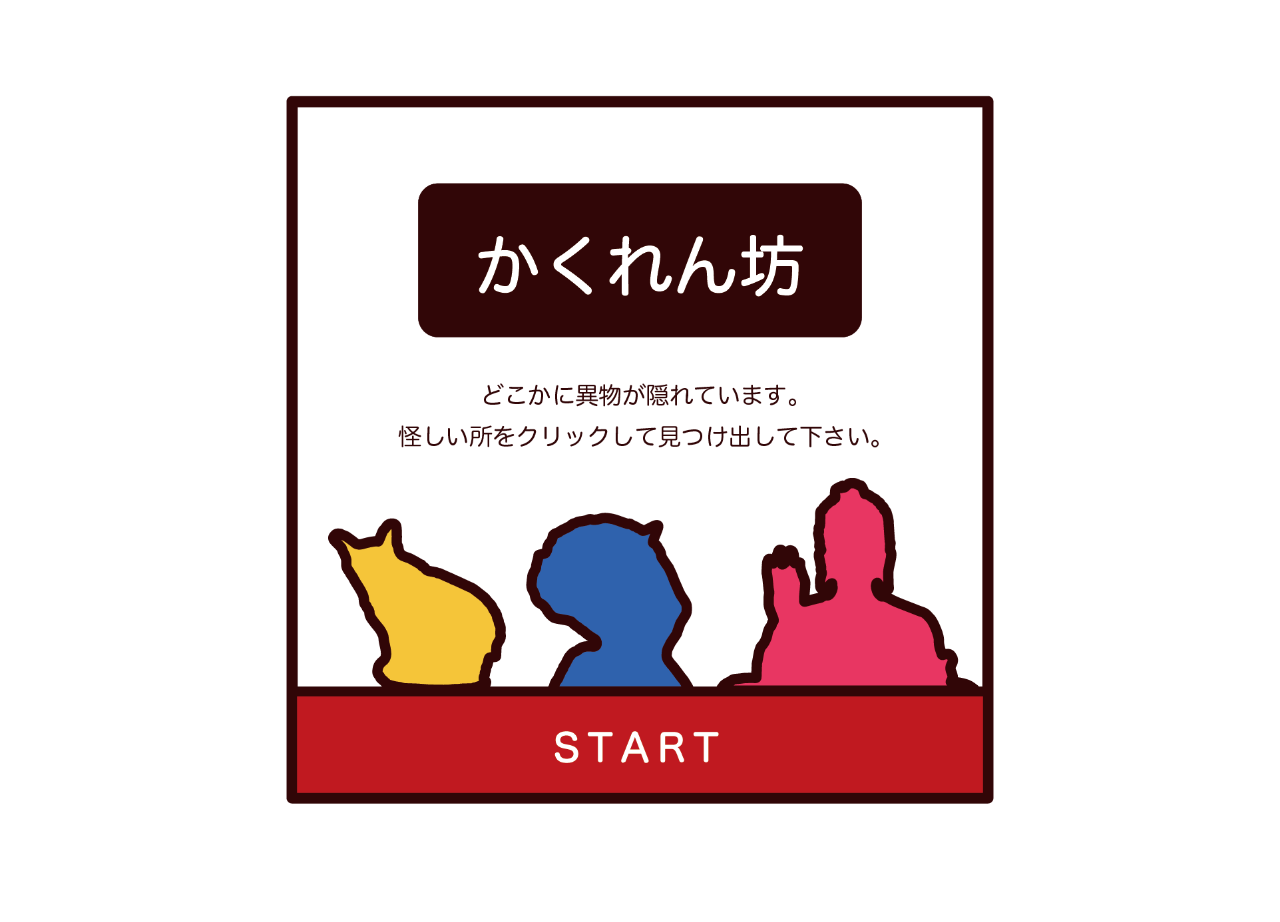
<file: index.html>
<!DOCTYPE html>
<html lang="ja">
<head>
<meta charset="utf-8">
<title></title>

<link href="1.css" rel="stylesheet" type="text/css">

</head>
<body>
	

<h1></h1>
	
		<div id="container">
    	<li class="bt">
        	<a href="2.html" style="text-decoration:none;" ><span style="opacity: 0;">ああああああああああああああああああああああああああああああああああああああああああああああああああああああああああああああああああああああああああああああああああああああああああああああああああああああああああああああああああああああああああああああああああああああああああああああああああああああああああああああああああああああああああああああああああああああああああああああああああああああああああああああああああああああああああああああああああああああああああああああああああああああああああああああああああああああああああああああああああああああああああああああああああああああああああああああああああああああああああああああああああああああああああああああああああああああああああああああああああああああああああああああああああああああああああああああああああああああああああああああああああああああああああああああああああああああああああああああああああああああああああああああああああああああああああああああああああああああああああああああああああああああああああああああああああああああああああああああああああああああああああああああああああああああああああああああああああああああああああああああああああああああああああああああああああああああああああああああああああああああああああああああああ</a>
		
			
        </li>
    </div>

<div class="sakusya">
	<p></p>
	
</div>

<div id="ryori">
	<p></p>
</div>

<div id="zairyo">
	<h2></h2>
	<ul>
	
	</ul>
</div>
 
<div id="steps">
	
</div>


</body>
</html>
</file>
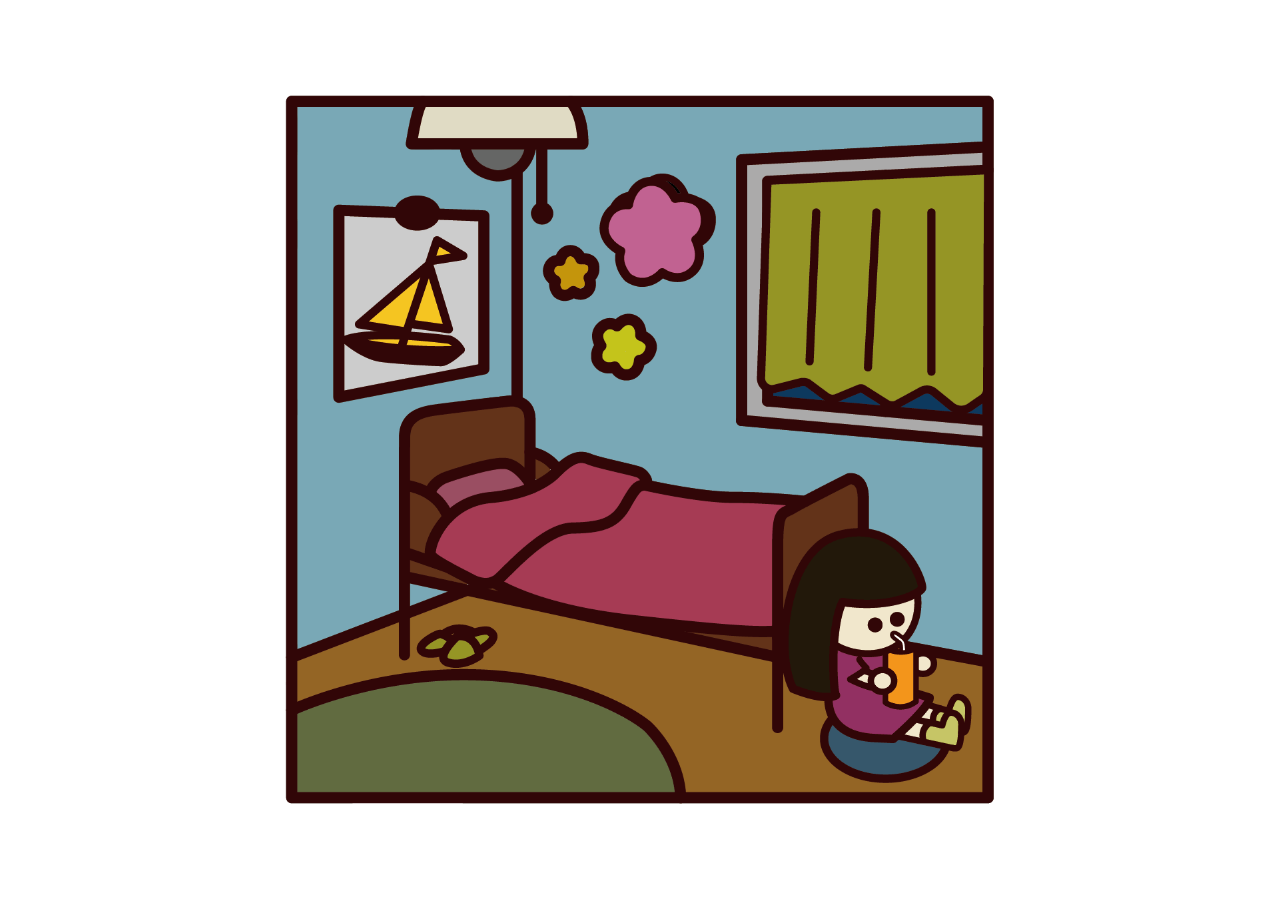
<file: 2.html>
<!DOCTYPE html>
<html lang="ja">
<head>
<meta charset="utf-8">
<title></title>
<link href="2.css" rel="stylesheet" type="text/css">
</head>

<body>
	<div id="container">
    	<li class="bt">
        	<a href="3.html" style="text-decoration:none;" ><span style="opacity: 0;">ああああああああああああああああああああああああああああああああああああ</a>
        </li>
    </div>
</body>

</html>
</file>
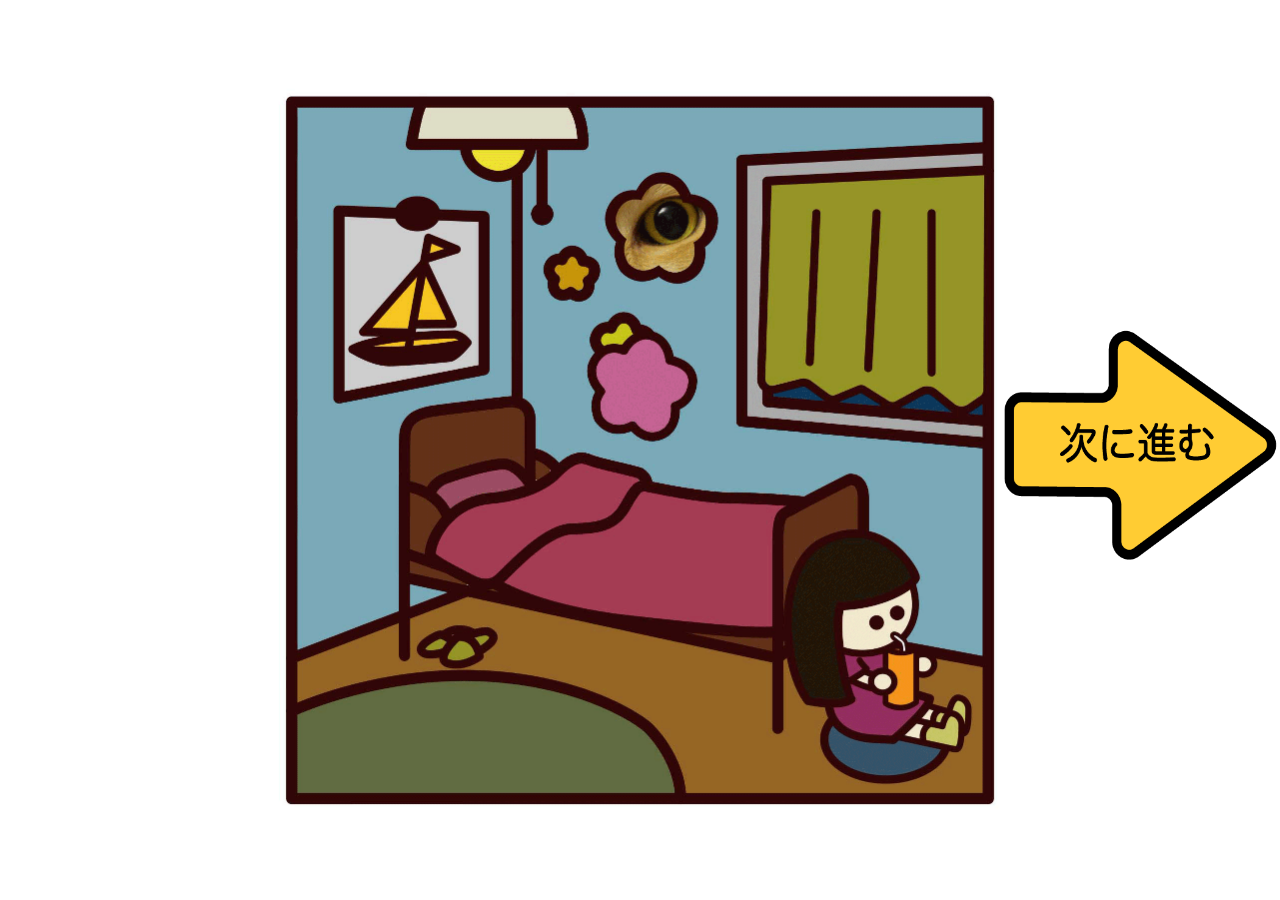
<file: 3.html>
<!doctype html>
<html>
<head>
<meta charset="UTF-8">
<title>box model</title>
<link rel="stylesheet" type="text/css" href="3.css">
</head>

<body>
	<div id="container">
    	<lo class="bt">
        	<a href="4.html" >
        	<img src="名称未設定-1-01.png"></a>
        </lo>
    </div>
</body>
</html>
</file>
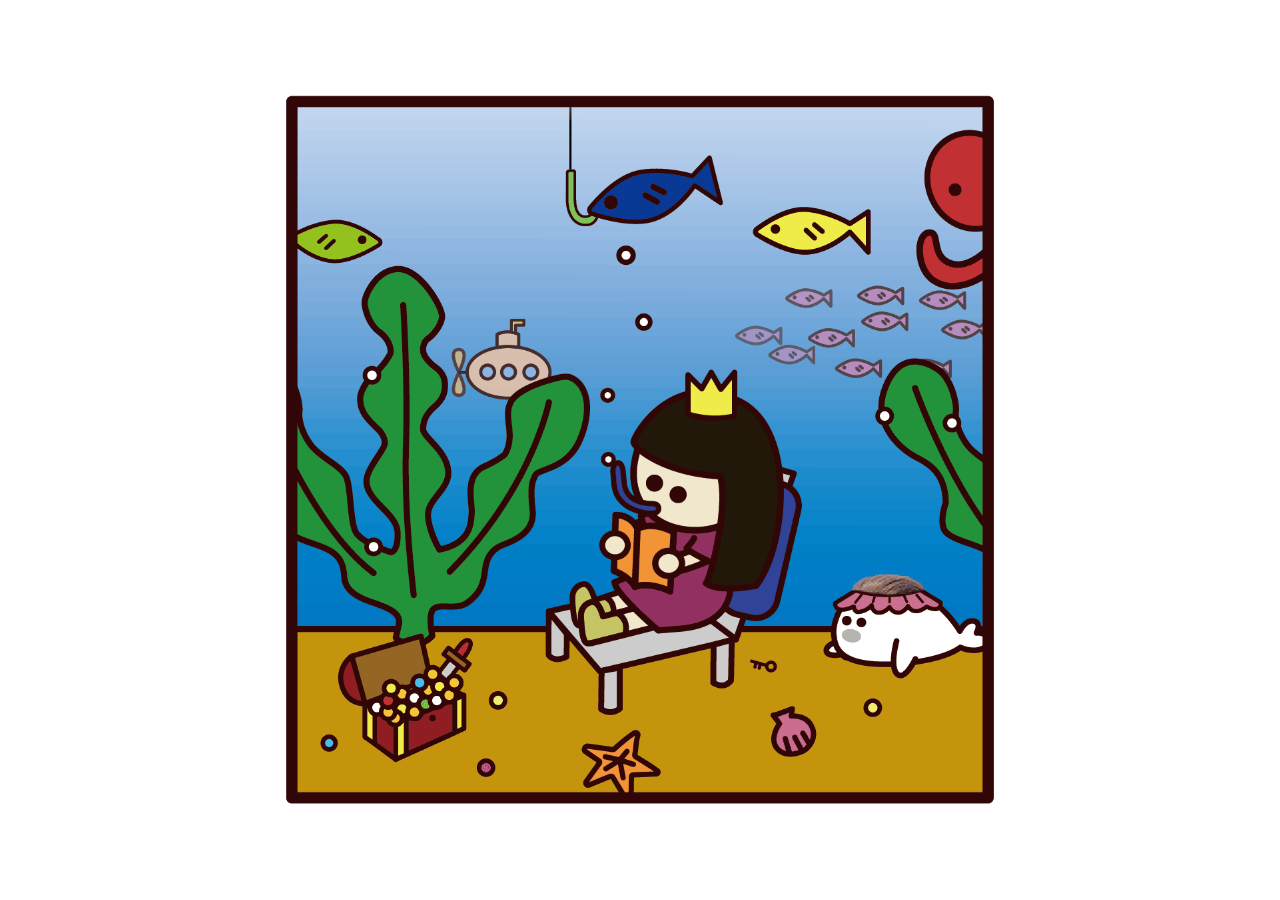
<file: 4.html>
<!DOCTYPE html>
<html lang="ja">
<head>
<meta charset="utf-8">
<title></title>
<link href="4.css" rel="stylesheet" type="text/css">
</head>

<body>
	<div id="container">
    	<li class="bt">
        	<a href="5.html" style="text-decoration:none;" ><span style="opacity: 0;">ああああああああああああああああああ</a>
        </li>
    </div>
</body>

</html>
</file>
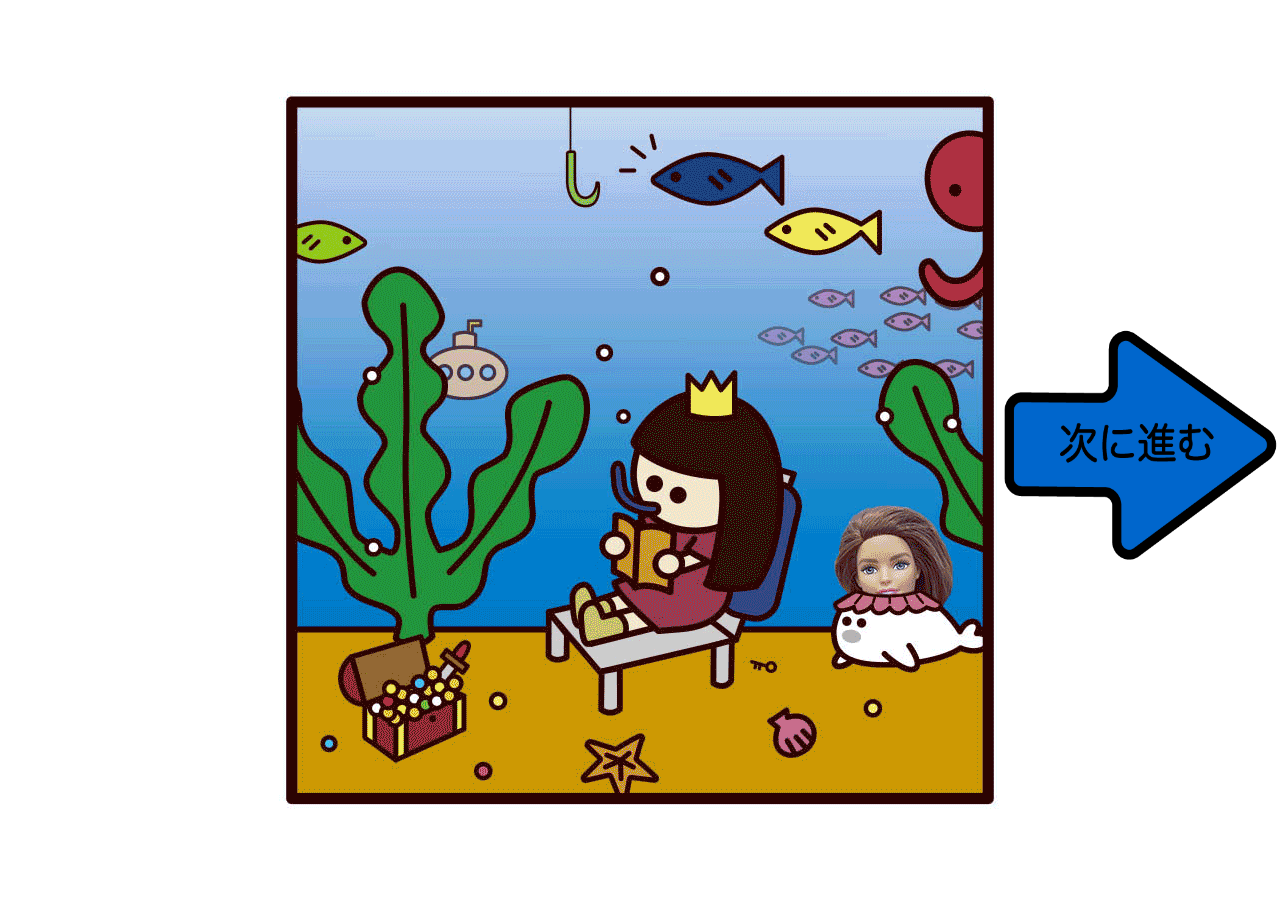
<file: 5.html>
<!doctype html>
<html>
<head>
<meta charset="UTF-8">
<title>box model</title>
<link rel="stylesheet" type="text/css" href="5.css">
</head>

<body>
	<div id="container">
    	<lo class="bt">
        	<a href="6.html" >
        	<img src="名称未設定-1-02.png"></a>
        </lo>
			
        </li>
    </div>
</body>
</html>
</file>
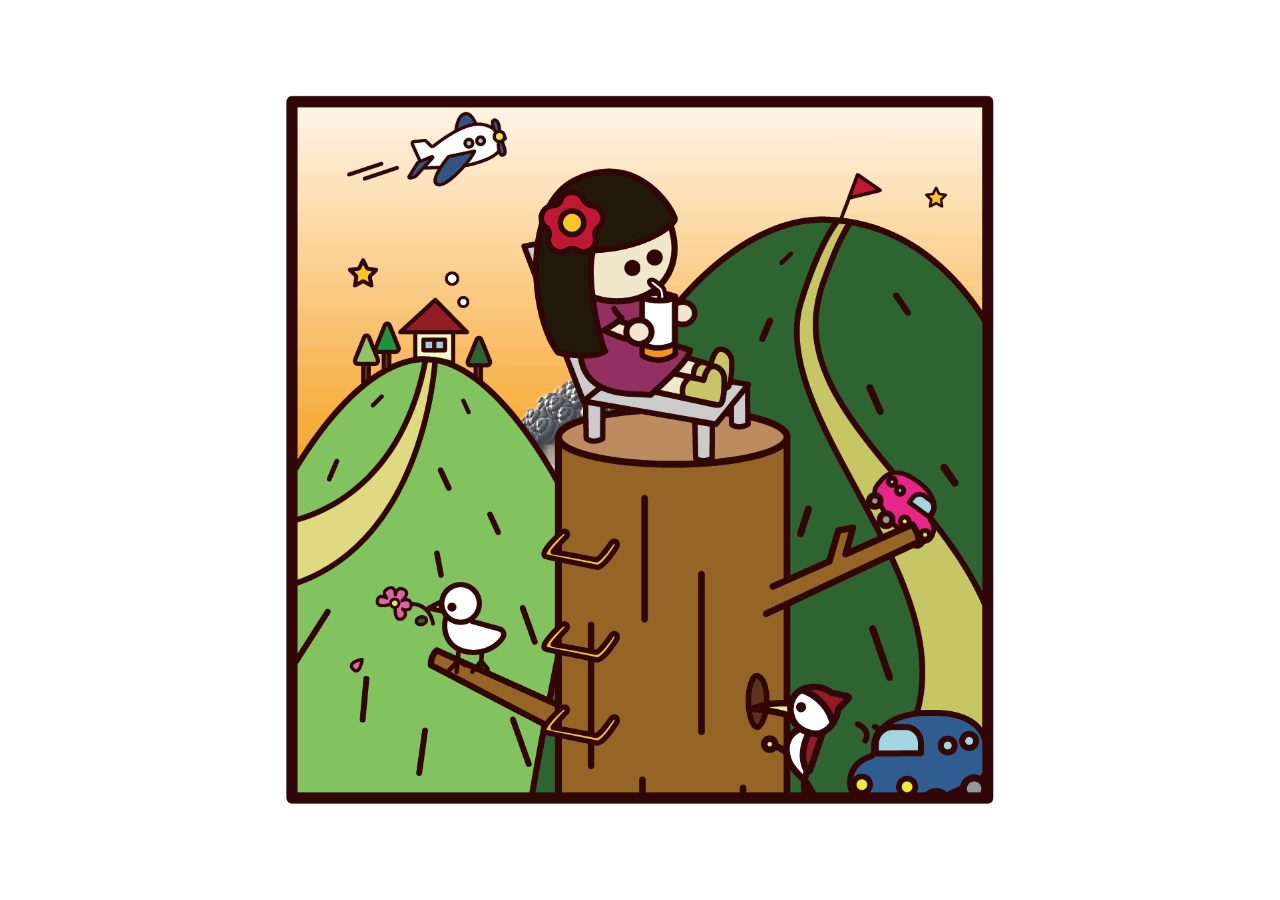
<file: 6.html>
<!DOCTYPE html>
<html lang="ja">
<head>
<meta charset="utf-8">
<title></title>
<link href="6.css" rel="stylesheet" type="text/css">
</head>

<body>
	<div id="container">
    	<lo class="bt">
        	<a href="7.html" style="text-decoration:none;" ><span style="opacity: 0;">ああああああああああああああああああああああああああああああああああああああああああああああああああああああああああああ</a>
        </lo>
    </div>
</body>

</html>
</file>
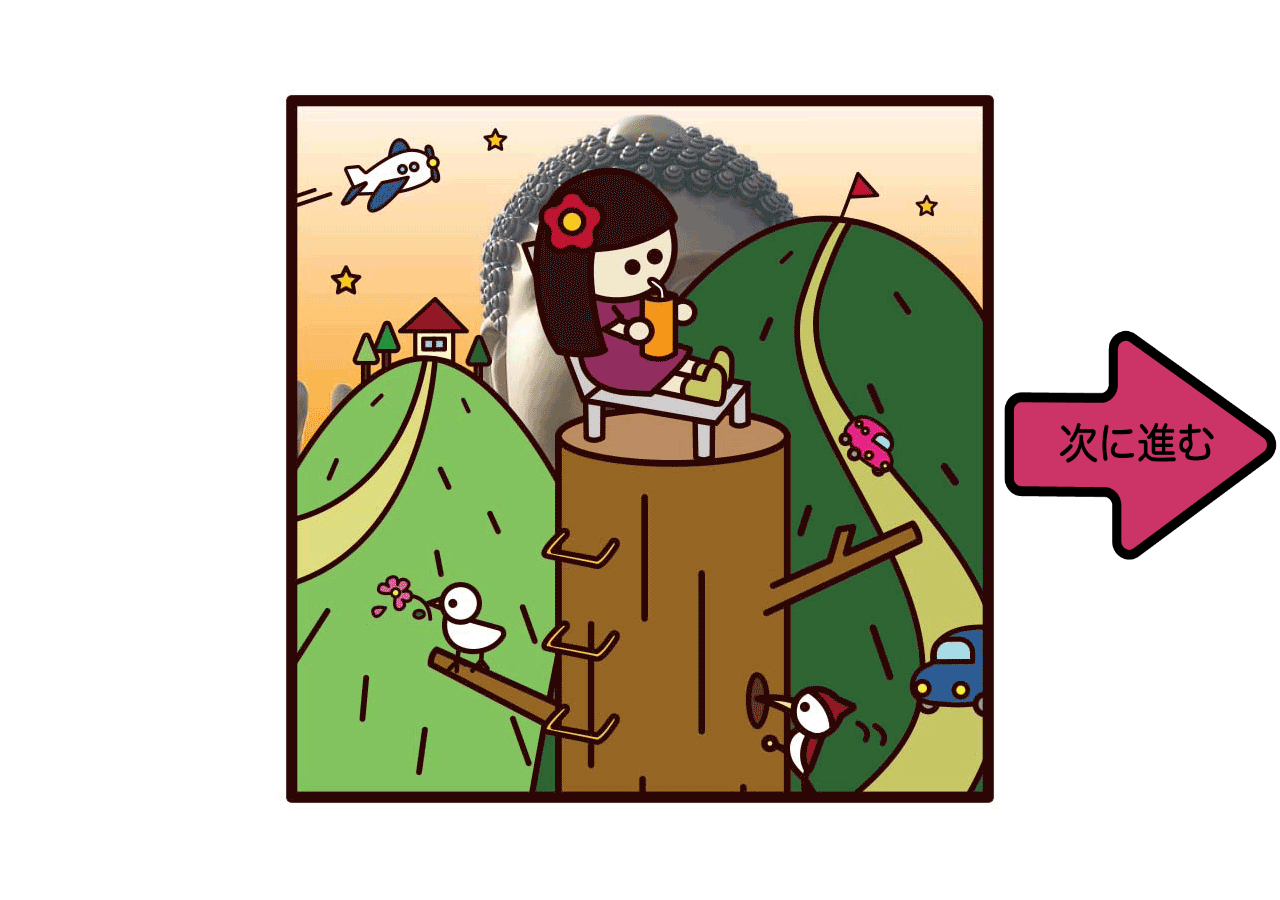
<file: 7.html>
<!doctype html>
<html>
<head>
<meta charset="UTF-8">
<title>box model</title>
<link rel="stylesheet" type="text/css" href="7.css">
</head>

<body>
       		
    <div id="container">
    	<lo class="bt">
        	<a href="8.html" >
        	<img src="名称未設定-1-03.png"></a>
        </lo>
			
			
        </li>
    </div>
</body>
</html>
</file>
<file: 1.css>
@charset "UTF-8";



body {
	font-family: "ヒラギノ角ゴ Pro W3", "Hiragino Kaku Gothic Pro", sans-serif;
	font-size: 1em;
	
	background-image: url("1background.gif");
	background-repeat: no-repeat;  
	background-size: 850px 850px;
	background-color: #fff;
	background-position: center;
	background-position: 50% 50%;
	background-attachment:fixed;
	
}


.bt{
	display:block;
	list-style:none;
	background: rgba(255,255,255,0);
	width:850px;
	height:175px;
	position: absolute;
    left: 50px;
    right: 30px;
	top: 665px;
	bottom: 50px;
    
	margin:auto;
	attachment:fixed;

}
</file>
<file: 2.css>
@charset "UTF-8";
body {
	font-family: "ヒラギノ角ゴ Pro W3", "Hiragino Kaku Gothic Pro", sans-serif;
	font-size: 1em;
	
	background-image: url("2background.gif.gif");
	background-repeat: no-repeat;  
	background-size: 850px 850px;
	background-color: #B4323;
	background-position: center;
	background-position: 50% 50%;
	background-attachment:fixed;
	
}




.bt{
	display:block;
	list-style:none;
	background:Transparent;
	width:100px;
	height:150px;
	position: absolute;
    left: 400px;
    right: 370px;
	top:5px;
	bottom: 420px;
	
    
	margin: auto;
	attachment:fixed;
	
	
}

	/*padding: 135px 100px 135px 125px;*/
	/*margin-top: 0px;
	padding-top: 135px;
	padding-bottom: 141px;*/
}




/*
h1 {
	font-size: 22px;
}

h2 {
	font-size: 16px;
}


p {
	color: #39F;
	font-size: 12px;
}

#siteheader {
	position: absolute;
	top: 0;
	right: 0;
	padding: 20px;
	width: 220px;
	height: 100%;
	background-color:rgba(0, 0, 0, 0.7);
	color: #FFF;
}
#siteheader h1{
	font-weight: 100;
	width: 160px;
	margin: 80px auto;
	font-size: 2em;
}

#siteheader nav {
	margin: 60px 0px;
}

#siteheader nav ul {
	width: 180px;
	margin: 60px 0px;
	font-size: 18px;
}


#siteheader nav ul li{
	list-style-type: none;
	margin-left: -60px;
}


/*********************************リンクボタンの設定*/
/*.bt a{
	text-decoration:none;
	color:#FFF;
	padding: 5px 300px 5px 50px;
}
/*未訪問のリンク*/
/*.bt a:link{
	color:#FFF;
}
/*訪問済みのリンク*/
/*.bt a:visited{
	color:#FFF;
}*/
/*マウスホバー時*/
./*bt a:hover{
	background-color:#F00;
	color:#0FF;
}*/
/*マウスクリック*/
/*.bt a:active{
	background-color:#FF0;
	color:#FFF;*/*/*/
/*}
********************************リンクボタンの設定
#btbt a{
	text-decoration:none;
	color:#F00;
	padding: 5px 600px 5px 50px;
}
未訪問のリンク
#btbt a:link{
	color:#FFF;
}
訪問済みのリンク
#btbt a:visited{
	color:#FFF;
}
マウスホバー時
#btbt a:hover{
	background-color:#FF0;
	color:#FFF;
}
マウスクリック*/
/*#btbt a:active{
	background-color:#FF0;
	color:#FFF;
}*/


*/
</file>
<file: 3.css>
@charset "UTF-8";
/* CSS Document */

html,body {
    height: 100%;
	margin: 0px;
}

body {
   	font-family: "ヒラギノ角ゴ Pro W3", "Hiragino Kaku Gothic Pro", sans-serif;
	font-size: 1em;
	/*背景画像の全画面の設定*/
	background-image: url("3.gif");
	background-repeat: no-repeat;  
	background-size: 850px 850px;
	background-color: #B4323;
	background-position: center;
	background-position: 50% 50%;
	background-attachment:fixed;
}
 

.bt a img{
	display:block ;
	width:390px;
	height:390px;
	background-repeat:no-repeat;
	position:absolute;
	top: 250px;
	bottom:220px;
	right: 50px;
	margin-right:-100px;
	
	background-attachment:fixed;
}



/*.bt{
	display:block;
	list-style:none;
	background:#9C090B;
	width:65px;
	height:55px;
	position: absolute;
    left: 860px;
    right: 30px;
	top:165px;
    
	margin: auto;*/
	
	
	
 

/*********************************コンテンツサイズの設定*/

	
}
/*********************************リンクボタンの設定*/
/*.bt a{
	display:block;
	text-decoration:none;
	color:#000;
	/*padding: 135px 100px 135px 125px;*/
	margin-top: 0px;
	padding-top: 35px;
	padding-bottom: 141px;
}*/
/*未訪問のリンク*/
.bt a:link{
	color:#Transparent;
}
/*訪問済みのリンク*/
.bt a:visited{
	color:#Transparent;
}
/*マウスホバー時*/
.bt a:hover{
	background-color:#Transparent;
	color:#Transparent;
}
/*マウスクリック*/
.bt a:active{
	background-color:#Transparent;
	color:#Transparent;
}
</file>
<file: 4.css>
@charset "UTF-8";
body {
	font-family: "ヒラギノ角ゴ Pro W3", "Hiragino Kaku Gothic Pro", sans-serif;
	font-size: 1em;
	
	background-image: url("4background.gif");
	background-repeat: no-repeat;  
	background-size: 850px 850px;
	background-color: #B4323;
	background-position: center;
	background-position: 50% 50%;
	background-attachment:fixed;
	
}




.bt{
	display:block;
	list-style:none;
	background:Transparent;
	width:100px;
	height:65px;
	position: absolute;
    left: 500px;
    right: 10px;
	top:285px;
	bottom: 30px;
	
    
	margin: auto;
	attachment:fixed;
	
	
}

	/*padding: 135px 100px 135px 125px;*/
	/*margin-top: 0px;
	padding-top: 135px;
	padding-bottom: 141px;*/
}




/*
h1 {
	font-size: 22px;
}

h2 {
	font-size: 16px;
}


p {
	color: #39F;
	font-size: 12px;
}

#siteheader {
	position: absolute;
	top: 0;
	right: 0;
	padding: 20px;
	width: 220px;
	height: 100%;
	background-color:rgba(0, 0, 0, 0.7);
	color: #FFF;
}
#siteheader h1{
	font-weight: 100;
	width: 160px;
	margin: 80px auto;
	font-size: 2em;
}

#siteheader nav {
	margin: 60px 0px;
}

#siteheader nav ul {
	width: 180px;
	margin: 60px 0px;
	font-size: 18px;
}


#siteheader nav ul li{
	list-style-type: none;
	margin-left: -60px;
}


/*********************************リンクボタンの設定*/
/*.bt a{
	text-decoration:none;
	color:#FFF;
	padding: 5px 300px 5px 50px;
}
/*未訪問のリンク*/
/*.bt a:link{
	color:#FFF;
}
/*訪問済みのリンク*/
/*.bt a:visited{
	color:#FFF;
}*/
/*マウスホバー時*/
./*bt a:hover{
	background-color:#F00;
	color:#0FF;
}*/
/*マウスクリック*/
/*.bt a:active{
	background-color:#FF0;
	color:#FFF;*/*/*/
/*}
********************************リンクボタンの設定
#btbt a{
	text-decoration:none;
	color:#F00;
	padding: 5px 600px 5px 50px;
}
未訪問のリンク
#btbt a:link{
	color:#FFF;
}
訪問済みのリンク
#btbt a:visited{
	color:#FFF;
}
マウスホバー時
#btbt a:hover{
	background-color:#FF0;
	color:#FFF;
}
マウスクリック*/
/*#btbt a:active{
	background-color:#FF0;
	color:#FFF;
}*/


*/
</file>
<file: 5.css>
@charset "UTF-8";
/* CSS Document */

html,body {
    height: 100%;
	margin: 0px;
}

body {
   	font-family: "ヒラギノ角ゴ Pro W3", "Hiragino Kaku Gothic Pro", sans-serif;
	font-size: 1em;
	/*背景画像の全画面の設定*/
	background-image: url("5レイヤー.gif");
	background-repeat: no-repeat;  
	background-size: 850px 850px;
	background-color: #B4323;
	background-position: center;
	background-position: 50% 50%;
	background-attachment:fixed;
}
 

.bt a img{
	display:block ;
	width:390px;
	height:390px;
	background-repeat:no-repeat;
	position:absolute;
	top: 250px;
	bottom:220px;
	right: 50px;
	margin-right:-100px;
	
	background-attachment:fixed;
}


/*bt{
	display:block;
	list-style:none;
	background:#9C090B;
	width:65px;
	height:55px;
	position: absolute;
    left: 860px;
    right: 30px;
	top:165px;
    
	margin: auto;
	attachment:fixed;
	*/
 

/*********************************コンテンツサイズの設定*/

	
}
/*********************************リンクボタンの設定*/
/*.bt a{
	display:block;
	text-decoration:none;
	color:#000;
	/*padding: 135px 100px 135px 125px;*/
	margin-top: 0px;
	padding-top: 35px;
	padding-bottom: 141px;
}*/
/*未訪問のリンク*/
.bt a:link{
	color:#Transparent;
}
/*訪問済みのリンク*/
.bt a:visited{
	color:#Transparent;
}
/*マウスホバー時*/
.bt a:hover{
	background-color:#Transparent;
	color:#Transparent;
}
/*マウスクリック*/
.bt a:active{
	background-color:#Transparent;
	color:#Transparent;
}
</file>
<file: 6.css>
@charset "UTF-8";
body {
	font-family: "ヒラギノ角ゴ Pro W3", "Hiragino Kaku Gothic Pro", sans-serif;
	font-size: 1em;
	
	background-image: url("6background.gif");
	background-repeat: no-repeat;  
	background-size: 850px 850px;
	background-color: #fff;
	background-position: center;
	background-position: 50% 50%;
	background-attachment:fixed;
	
}




.bt{
	display:block;
	list-style:none;
	
	background:Transparent;/*rgba(255,255,255,0);*/
	width:195px;
	height:125px;
	position: absolute;
    left: 60px;
    right: 255px;
	bottom:270px;
	top: 210px;
    
	margin: auto;

	
	
}

	/*padding: 135px 100px 135px 125px;*/
	/*margin-top: 0px;
	padding-top: 135px;
	padding-bottom: 141px;*/
}




/*
h1 {
	font-size: 22px;
}

h2 {
	font-size: 16px;
}


p {
	color: #39F;
	font-size: 12px;
}

#siteheader {
	position: absolute;
	top: 0;
	right: 0;
	padding: 20px;
	width: 220px;
	height: 100%;
	background-color:rgba(0, 0, 0, 0.7);
	color: #FFF;
}
#siteheader h1{
	font-weight: 100;
	width: 160px;
	margin: 80px auto;
	font-size: 2em;
}

#siteheader nav {
	margin: 60px 0px;
}

#siteheader nav ul {
	width: 180px;
	margin: 60px 0px;
	font-size: 18px;
}


#siteheader nav ul li{
	list-style-type: none;
	margin-left: -60px;
}


/*********************************リンクボタンの設定*/
/*.bt a{
	text-decoration:none;
	color:#FFF;
	padding: 5px 300px 5px 50px;
}
/*未訪問のリンク*/
/*.bt a:link{
	color:#FFF;
}
/*訪問済みのリンク*/
/*.bt a:visited{
	color:#FFF;
}*/
/*マウスホバー時*/
./*bt a:hover{
	background-color:#F00;
	color:#0FF;
}*/
/*マウスクリック*/
/*.bt a:active{
	background-color:#FF0;
	color:#FFF;*/*/*/
/*}
********************************リンクボタンの設定
#btbt a{
	text-decoration:none;
	color:#F00;
	padding: 5px 600px 5px 50px;
}
未訪問のリンク
#btbt a:link{
	color:#FFF;
}
訪問済みのリンク
#btbt a:visited{
	color:#FFF;
}
マウスホバー時
#btbt a:hover{
	background-color:#FF0;
	color:#FFF;
}
マウスクリック*/
/*#btbt a:active{
	background-color:#FF0;
	color:#FFF;
}*/


*/
</file>
<file: 7.css>
@charset "UTF-8";
/* CSS Document */

html,body {
    height: 100%;
	margin: 0px;
}

body {
   	font-family: "ヒラギノ角ゴ Pro W3", "Hiragino Kaku Gothic Pro", sans-serif;
	font-size: 1em;
	/*背景画像の全画面の設定*/
	background-image: url("772.gif");
	background-repeat: no-repeat;  
	background-size: 850px 850px;
	background-color: #B4323;
	background-position: center;
	background-position: 50% 50%;
	background-attachment:fixed;
}
 
#container{
	
}

.bt a img{
	display:block ;
	width:390px;
	height:390px;
	background-repeat:no-repeat;
	position:absolute;
	top: 250px;
	bottom:220px;
	right: 50px;
	margin-right:-100px;
	
	background-attachment:fixed;
}

/*
.bt{
	display:block;
	list-style:none;
	background:#9C090B;
	width:65px;
	height:55px;
	position: absolute;
    left: 860px;
    right: 30px;
	top:165px;
    
	margin: auto;
	attachment:fixed;
	*/
 

/*********************************コンテンツサイズの設定*/

	
}
/*********************************リンクボタンの設定*/
/*.bt a{
	display:block;
	text-decoration:none;
	color:#000;
	/*padding: 135px 100px 135px 125px;*/
	margin-top: 0px;
	padding-top: 35px;
	padding-bottom: 141px;
}*/
/*未訪問のリンク*/
.bt a:link{
	color:#Transparent;
}
/*訪問済みのリンク*/
.bt a:visited{
	color:#Transparent;
}
/*マウスホバー時*/
.bt a:hover{
	background-color:#Transparent;
	color:#Transparent;
}
/*マウスクリック*/
.bt a:active{
	background-color:#Transparent;
	color:#Transparent;
}
</file>
